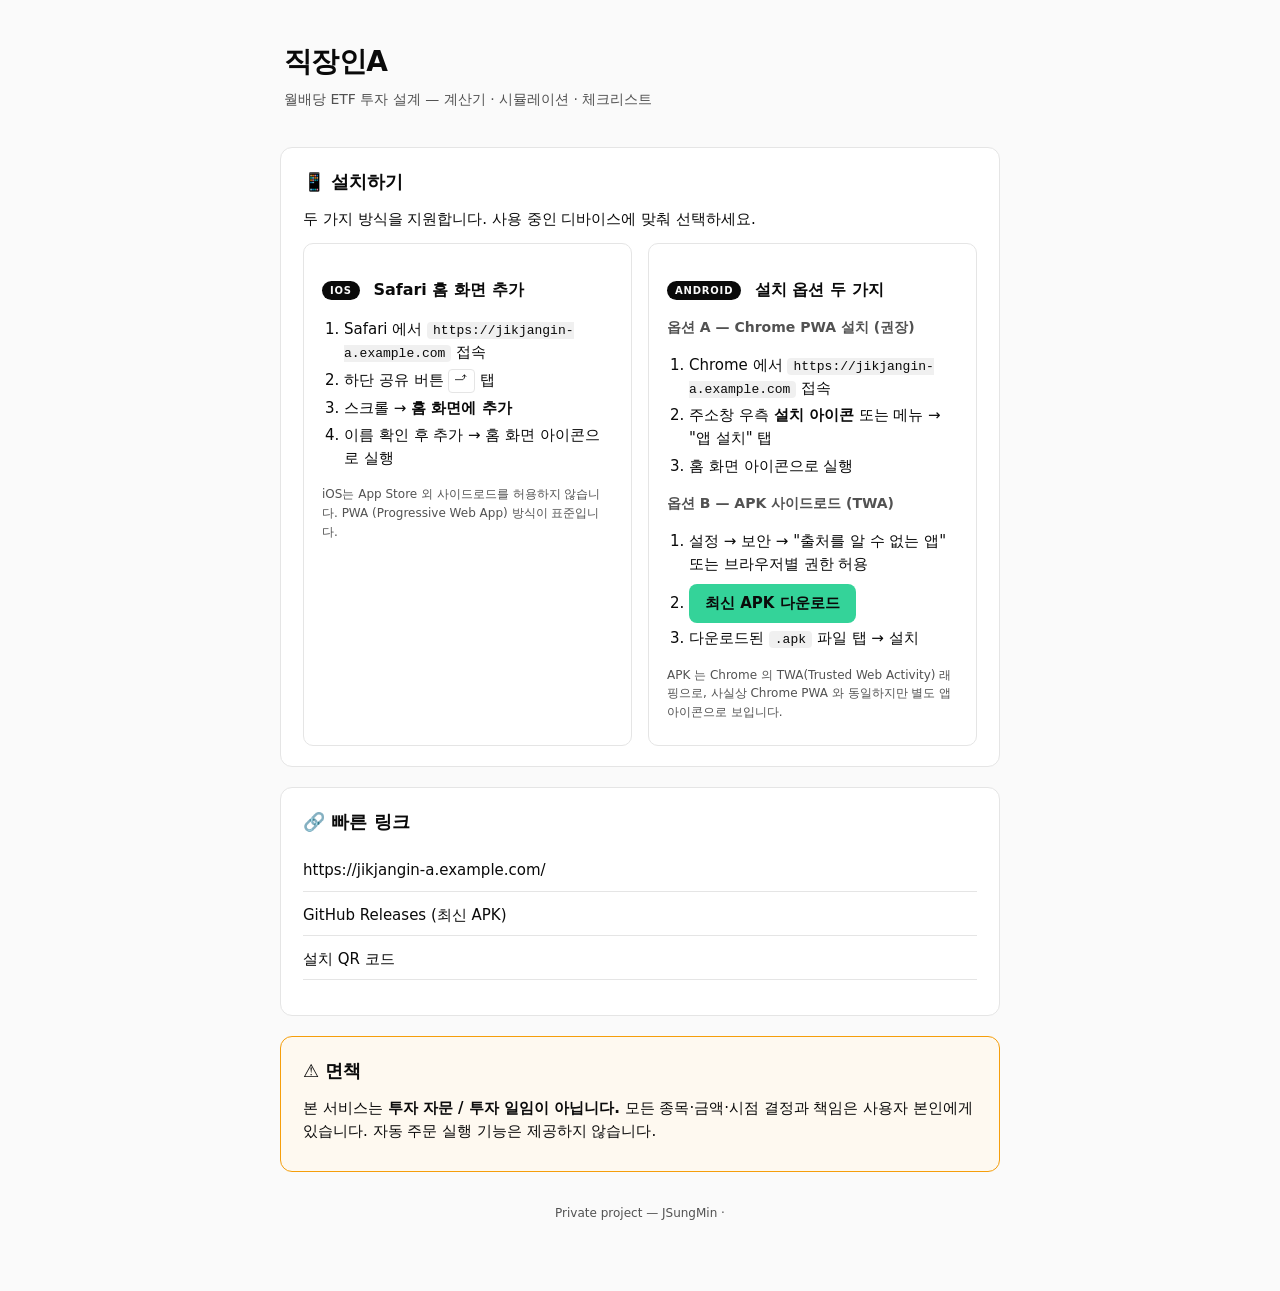
<file: index.html>
<!doctype html>
<html lang="ko">
<head>
  <meta charset="utf-8" />
  <meta name="viewport" content="width=device-width,initial-scale=1,viewport-fit=cover" />
  <title>직장인A — 설치 안내</title>
  <meta name="description" content="월배당 ETF 투자 자동화 계산기 & 체크리스트. iOS · Android 설치 가이드." />
  <meta name="theme-color" content="#0a0a0a" />
  <link rel="stylesheet" href="./assets/style.css" />
</head>
<body>
  <header>
    <h1>직장인A</h1>
    <p class="subtitle">월배당 ETF 투자 설계 — 계산기 · 시뮬레이션 · 체크리스트</p>
  </header>

  <section class="card">
    <h2>📱 설치하기</h2>
    <p>두 가지 방식을 지원합니다. 사용 중인 디바이스에 맞춰 선택하세요.</p>

    <div class="platforms">
      <article class="platform" id="ios">
        <h3><span class="badge">iOS</span> Safari 홈 화면 추가</h3>
        <ol>
          <li>Safari 에서 <code>https://<span class="host">jikjangin-a.example.com</span></code> 접속</li>
          <li>하단 공유 버튼 <span class="key">⤴︎</span> 탭</li>
          <li>스크롤 → <strong>홈 화면에 추가</strong></li>
          <li>이름 확인 후 추가 → 홈 화면 아이콘으로 실행</li>
        </ol>
        <p class="note">iOS는 App Store 외 사이드로드를 허용하지 않습니다. PWA (Progressive Web App) 방식이 표준입니다.</p>
      </article>

      <article class="platform" id="android">
        <h3><span class="badge">Android</span> 설치 옵션 두 가지</h3>

        <h4>옵션 A — Chrome PWA 설치 (권장)</h4>
        <ol>
          <li>Chrome 에서 <code>https://<span class="host">jikjangin-a.example.com</span></code> 접속</li>
          <li>주소창 우측 <strong>설치 아이콘</strong> 또는 메뉴 → "앱 설치" 탭</li>
          <li>홈 화면 아이콘으로 실행</li>
        </ol>

        <h4>옵션 B — APK 사이드로드 (TWA)</h4>
        <ol>
          <li>설정 → 보안 → "출처를 알 수 없는 앱" 또는 브라우저별 권한 허용</li>
          <li><a class="cta" id="apk-link" href="#" rel="noopener">최신 APK 다운로드</a></li>
          <li>다운로드된 <code>.apk</code> 파일 탭 → 설치</li>
        </ol>
        <p class="note">APK 는 Chrome 의 TWA(Trusted Web Activity) 래핑으로, 사실상 Chrome PWA 와 동일하지만 별도 앱 아이콘으로 보입니다.</p>
      </article>
    </div>
  </section>

  <section class="card">
    <h2>🔗 빠른 링크</h2>
    <ul class="links">
      <li><a id="webapp-link" href="#">웹 앱 바로가기</a></li>
      <li><a id="release-link" href="#" rel="noopener">GitHub Releases (최신 APK)</a></li>
      <li><a href="./qr.html" rel="noopener">설치 QR 코드</a></li>
    </ul>
  </section>

  <section class="card warn">
    <h2>⚠ 면책</h2>
    <p>본 서비스는 <strong>투자 자문 / 투자 일임이 아닙니다.</strong> 모든 종목·금액·시점 결정과 책임은 사용자 본인에게 있습니다. 자동 주문 실행 기능은 제공하지 않습니다.</p>
  </section>

  <footer>
    <p>Private project — JSungMin · <span id="rev"></span></p>
  </footer>

  <script>
    // Single source of truth for production host — edit before deploy.
    const HOST = window.JIKJANGIN_HOST || "jikjangin-a.example.com";
    const RELEASES = window.JIKJANGIN_RELEASES || "https://github.com/JSungMin/jikjangin-a-releases/releases";
    const APK_DOWNLOAD = window.JIKJANGIN_APK || "https://github.com/JSungMin/jikjangin-a-releases/releases/latest/download/app-release-signed.apk";

    document.querySelectorAll(".host").forEach((el) => { el.textContent = HOST; });
    const webapp = document.getElementById("webapp-link");
    webapp.href = "https://" + HOST + "/";
    webapp.textContent = "https://" + HOST + "/";

    document.getElementById("release-link").href = RELEASES;
    document.getElementById("apk-link").href = APK_DOWNLOAD;

    const ua = navigator.userAgent;
    if (/iPhone|iPad|iPod/i.test(ua)) {
      document.getElementById("ios").classList.add("highlight");
    } else if (/Android/i.test(ua)) {
      document.getElementById("android").classList.add("highlight");
    }
  </script>
</body>
</html>
</file>
<file: assets/style.css>
:root {
  color-scheme: light dark;
  --bg: #0a0a0a;
  --bg-card: #141414;
  --fg: #fafafa;
  --fg-muted: #a3a3a3;
  --border: #2a2a2a;
  --accent: #34d399;
  --warn: #f59e0b;
}

@media (prefers-color-scheme: light) {
  :root {
    --bg: #fafafa;
    --bg-card: #ffffff;
    --fg: #0a0a0a;
    --fg-muted: #525252;
    --border: #e5e5e5;
  }
}

* { box-sizing: border-box; }

body {
  margin: 0;
  padding: 32px 20px 60px;
  background: var(--bg);
  color: var(--fg);
  font-family: -apple-system, BlinkMacSystemFont, "Pretendard Variable", Pretendard,
    "Segoe UI", system-ui, sans-serif;
  font-size: 15px;
  line-height: 1.55;
  max-width: 760px;
  margin-inline: auto;
}

header {
  padding: 8px 4px 16px;
}

h1 {
  margin: 0 0 6px;
  font-size: 28px;
  letter-spacing: -0.02em;
}

.subtitle {
  margin: 0;
  color: var(--fg-muted);
  font-size: 14px;
}

.card {
  background: var(--bg-card);
  border: 1px solid var(--border);
  border-radius: 12px;
  padding: 20px 22px;
  margin: 20px 0;
}

.card.warn {
  border-color: var(--warn);
  background: color-mix(in srgb, var(--warn) 6%, var(--bg-card));
}

.card.center { text-align: center; }

h2 { margin: 0 0 12px; font-size: 18px; }
h3 { margin: 18px 0 8px; font-size: 16px; }
h4 { margin: 14px 0 6px; font-size: 14px; color: var(--fg-muted); }

p { margin: 8px 0; }

ol, ul { padding-left: 22px; }
li { margin: 4px 0; }

code, .mono {
  font-family: ui-monospace, SFMono-Regular, Menlo, monospace;
  font-size: 13px;
  background: color-mix(in srgb, var(--fg) 6%, transparent);
  padding: 1px 6px;
  border-radius: 4px;
}

.platforms {
  display: grid;
  gap: 16px;
  margin-top: 12px;
}

@media (min-width: 720px) {
  .platforms { grid-template-columns: 1fr 1fr; }
}

.platform {
  border: 1px solid var(--border);
  border-radius: 10px;
  padding: 16px 18px;
}

.platform.highlight {
  border-color: var(--accent);
  background: color-mix(in srgb, var(--accent) 8%, var(--bg-card));
}

.badge {
  display: inline-block;
  padding: 2px 8px;
  font-size: 10px;
  font-weight: 700;
  letter-spacing: 0.08em;
  text-transform: uppercase;
  border-radius: 999px;
  background: var(--fg);
  color: var(--bg);
  vertical-align: middle;
  margin-right: 8px;
}

.key {
  display: inline-block;
  border: 1px solid var(--border);
  border-radius: 4px;
  padding: 1px 6px;
  font-size: 13px;
}

.cta {
  display: inline-block;
  margin-top: 4px;
  padding: 8px 16px;
  background: var(--accent);
  color: #0a0a0a;
  border-radius: 8px;
  font-weight: 600;
  text-decoration: none;
}

.note {
  margin-top: 10px;
  font-size: 12px;
  color: var(--fg-muted);
}

.links {
  list-style: none;
  padding: 0;
}

.links li {
  padding: 8px 0;
  border-bottom: 1px solid var(--border);
}

.links a {
  color: var(--fg);
  text-decoration: none;
}

.links a:hover { color: var(--accent); }

footer {
  text-align: center;
  color: var(--fg-muted);
  font-size: 12px;
  margin-top: 32px;
}
</file>
